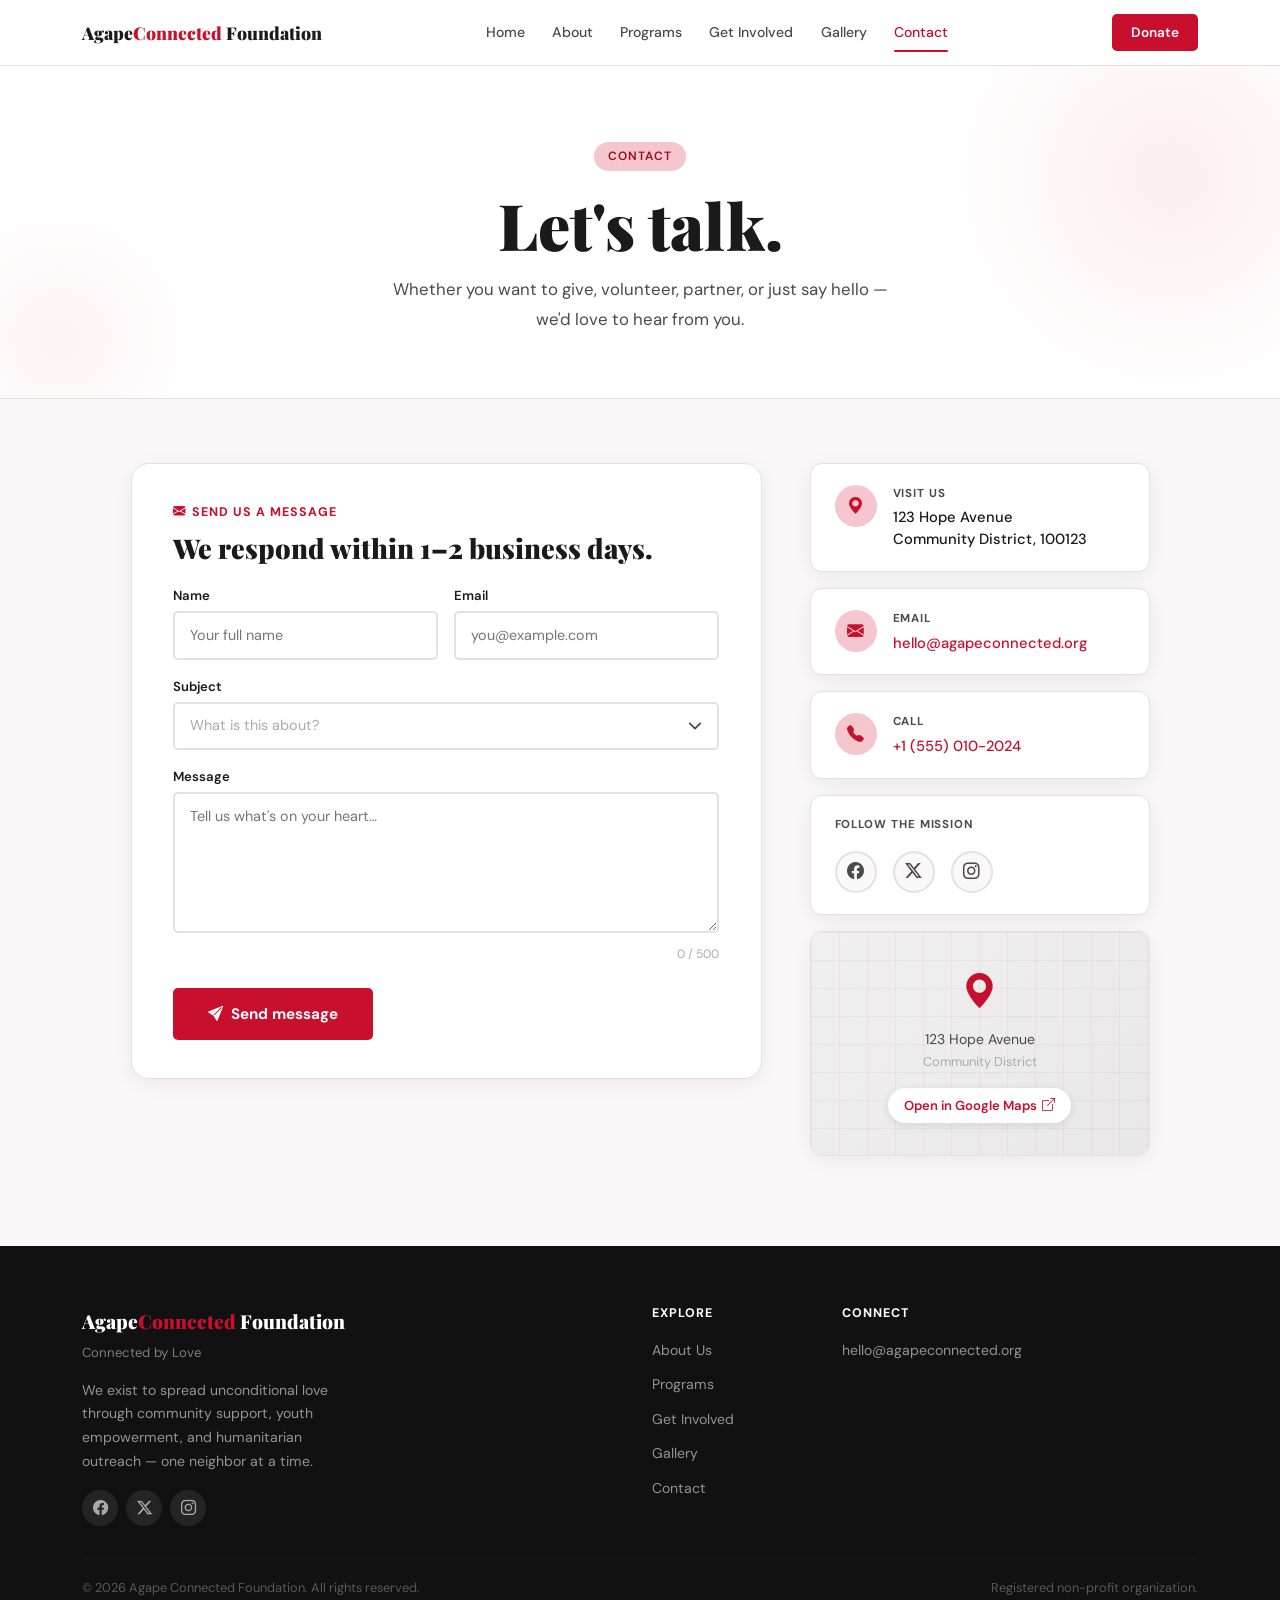
<file: contact.html>
<!DOCTYPE html>
<html lang="en">
<head>
  <meta charset="UTF-8" />
  <meta name="viewport" content="width=device-width, initial-scale=1.0" />
  <title>Contact — Agape Connected Foundation</title>
  <meta name="description" content="Reach out. Visit us. Or send a note — we read every message." />

  <!-- Bootstrap 5 -->
  <link href="https://cdn.jsdelivr.net/npm/bootstrap@5.3.3/dist/css/bootstrap.min.css" rel="stylesheet" />
  <!-- Bootstrap Icons -->
  <link href="https://cdn.jsdelivr.net/npm/bootstrap-icons@1.11.3/font/bootstrap-icons.min.css" rel="stylesheet" />
  <!-- Google Fonts -->
  <link href="https://fonts.googleapis.com/css2?family=Playfair+Display:ital,wght@0,700;0,900;1,700&family=DM+Sans:wght@300;400;500;600&display=swap" rel="stylesheet" />
  <!-- Custom CSS -->
  <link rel="stylesheet" href="css/contact.css" />
</head>
<body>

  <!-- ══════════════ NAVBAR ══════════════ -->
  <nav class="navbar navbar-expand-lg" id="mainNav">
    <div class="container">
      <a class="navbar-brand" href="#">Agape<span>Connected</span> Foundation</a>
      <button class="navbar-toggler border-0" type="button"
        data-bs-toggle="collapse" data-bs-target="#navMain"
        aria-controls="navMain" aria-expanded="false" aria-label="Toggle navigation">
        <span class="navbar-toggler-icon"></span>
      </button>
      <div class="collapse navbar-collapse" id="navMain">
        <ul class="navbar-nav mx-auto">
          <li class="nav-item"><a class="nav-link" href="index.html#">Home</a></li>
          <li class="nav-item"><a class="nav-link" href="index.html#who">About</a></li>
          <li class="nav-item"><a class="nav-link" href="index.html#programs">Programs</a></li>
          <li class="nav-item"><a class="nav-link" href="get_involved.html">Get Involved</a></li>
          <li class="nav-item"><a class="nav-link" href="index.html#gallery">Gallery</a></li>
          <li class="nav-item"><a class="nav-link active" href="contact.html">Contact</a></li>
        </ul>
        <a href="#" class="nav-link btn-donate-nav ms-lg-3">Donate</a>
      </div>
    </div>
  </nav>

  <!-- ══════════════ PAGE HERO ══════════════ -->
  <section class="page-hero">
    <div class="container">
      <div class="row justify-content-center text-center">
        <div class="col-lg-6">
          <div class="page-eyebrow fade-up">Contact</div>
          <h1 class="fade-up delay-1">Let's talk.</h1>
          <p class="page-sub fade-up delay-2">
            Whether you want to give, volunteer, partner, or just say hello —<br class="d-none d-md-block" />
            we'd love to hear from you.
          </p>
        </div>
      </div>
    </div>
  </section>

  <!-- ══════════════ MAIN CONTENT ══════════════ -->
  <section class="main-content">
    <div class="container">
      <div class="row g-5 justify-content-center">

        <!-- ── LEFT: CONTACT FORM ── -->
        <div class="col-lg-7">
          <div class="form-card fade-up">
            <div class="card-eyebrow"><i class="bi bi-envelope-fill"></i> Send us a message</div>
            <h2>We respond within 1–2 business days.</h2>

            <form id="contactForm" novalidate>
              <div class="row g-3 mt-1">

                <!-- Name -->
                <div class="col-sm-6">
                  <label class="form-label-custom" for="cName">Name</label>
                  <input
                    type="text"
                    id="cName"
                    class="form-input-custom"
                    placeholder="Your full name"
                    required
                  />
                  <div class="field-error" id="cNameErr">Please enter your name.</div>
                </div>

                <!-- Email -->
                <div class="col-sm-6">
                  <label class="form-label-custom" for="cEmail">Email</label>
                  <input
                    type="email"
                    id="cEmail"
                    class="form-input-custom"
                    placeholder="you@example.com"
                    required
                  />
                  <div class="field-error" id="cEmailErr">Please enter a valid email.</div>
                </div>

                <!-- Subject -->
                <div class="col-12">
                  <label class="form-label-custom" for="cSubject">Subject</label>
                  <select id="cSubject" class="form-input-custom form-select-custom">
                    <option value="" disabled selected>What is this about?</option>
                    <option>General Enquiry</option>
                    <option>Volunteering</option>
                    <option>Donations</option>
                    <option>Partnership / Organisation</option>
                    <option>Media & Press</option>
                    <option>Other</option>
                  </select>
                </div>

                <!-- Message -->
                <div class="col-12">
                  <label class="form-label-custom" for="cMessage">Message</label>
                  <textarea
                    id="cMessage"
                    class="form-input-custom form-textarea"
                    placeholder="Tell us what's on your heart…"
                    rows="5"
                    required
                  ></textarea>
                  <div class="field-error" id="cMessageErr">Please enter a message.</div>
                  <div class="char-count"><span id="charCount">0</span> / 500</div>
                </div>

              </div>

              <button type="submit" class="btn-submit mt-4" id="contactBtn">
                <span class="btn-text"><i class="bi bi-send-fill me-2"></i>Send message</span>
                <span class="btn-spinner d-none"><i class="bi bi-arrow-clockwise spin"></i> Sending…</span>
              </button>
            </form>

            <!-- Success state -->
            <div class="success-message d-none" id="contactSuccess">
              <div class="success-icon"><i class="bi bi-check-circle-fill"></i></div>
              <div>
                <strong>Message received!</strong>
                <p>Thanks for reaching out. We'll be in touch within 1–2 business days.</p>
              </div>
            </div>
          </div>
        </div>

        <!-- ── RIGHT: CONTACT INFO ── -->
        <div class="col-lg-4 col-md-10">

          <!-- Visit -->
          <div class="info-card fade-up delay-1">
            <div class="info-icon-wrap">
              <i class="bi bi-geo-alt-fill"></i>
            </div>
            <div class="info-body">
              <div class="info-label">Visit us</div>
              <div class="info-value">123 Hope Avenue</div>
              <div class="info-value">Community District, 100123</div>
            </div>
          </div>

          <!-- Email -->
          <div class="info-card fade-up delay-2">
            <div class="info-icon-wrap">
              <i class="bi bi-envelope-fill"></i>
            </div>
            <div class="info-body">
              <div class="info-label">Email</div>
              <a href="mailto:hello@agapeconnected.org" class="info-value info-link">
                hello@agapeconnected.org
              </a>
            </div>
          </div>

          <!-- Call -->
          <div class="info-card fade-up delay-3">
            <div class="info-icon-wrap">
              <i class="bi bi-telephone-fill"></i>
            </div>
            <div class="info-body">
              <div class="info-label">Call</div>
              <a href="tel:+15550102024" class="info-value info-link">
                +1 (555) 010-2024
              </a>
            </div>
          </div>

          <!-- Social -->
          <div class="social-card fade-up delay-3">
            <div class="social-label">Follow the mission</div>
            <div class="d-flex gap-3 mt-3">
              <a href="#" class="social-btn" aria-label="Facebook">
                <i class="bi bi-facebook"></i>
              </a>
              <a href="#" class="social-btn" aria-label="Twitter / X">
                <i class="bi bi-twitter-x"></i>
              </a>
              <a href="#" class="social-btn" aria-label="Instagram">
                <i class="bi bi-instagram"></i>
              </a>
            </div>
          </div>

          <!-- Map placeholder -->
          <div class="map-card fade-up delay-3">
            <div class="map-placeholder" id="mapPlaceholder">
              <div class="map-pin-anim">
                <i class="bi bi-geo-alt-fill"></i>
              </div>
              <p>123 Hope Avenue<br /><span>Community District</span></p>
              <a href="https://maps.google.com" target="_blank" rel="noopener" class="map-link">
                Open in Google Maps <i class="bi bi-box-arrow-up-right"></i>
              </a>
            </div>
          </div>

        </div>
      </div>
    </div>
  </section>

  <!-- ══════════════ FOOTER ══════════════ -->
  <footer>
    <div class="container">
      <div class="row g-4">
        <div class="col-lg-4 col-md-6">
          <div class="brand">Agape<span>Connected</span> Foundation</div>
          <div class="tagline">Connected by Love</div>
          <p class="desc">
            We exist to spread unconditional love through community support, youth empowerment,
            and humanitarian outreach — one neighbor at a time.
          </p>
          <div class="d-flex gap-2 mt-3">
            <a href="#" class="social-icon"><i class="bi bi-facebook"></i></a>
            <a href="#" class="social-icon"><i class="bi bi-twitter-x"></i></a>
            <a href="#" class="social-icon"><i class="bi bi-instagram"></i></a>
          </div>
        </div>
        <div class="col-lg-2 col-md-3 offset-lg-2">
          <h6>Explore</h6>
          <ul>
            <li><a href="#">About Us</a></li>
            <li><a href="#">Programs</a></li>
            <li><a href="#">Get Involved</a></li>
            <li><a href="#">Gallery</a></li>
            <li><a href="#">Contact</a></li>
          </ul>
        </div>
        <div class="col-lg-3 col-md-3">
          <h6>Connect</h6>
          <ul>
            <li><a href="mailto:hello@agapeconnected.org">hello@agapeconnected.org</a></li>
          </ul>
        </div>
      </div>
      <hr class="footer-divider" />
      <div class="footer-bottom d-flex flex-wrap justify-content-between gap-2">
        <span>© 2026 Agape Connected Foundation. All rights reserved.</span>
        <span>Registered non-profit organization.</span>
      </div>
    </div>
  </footer>

  <!-- Bootstrap JS -->
  <script src="https://cdn.jsdelivr.net/npm/bootstrap@5.3.3/dist/js/bootstrap.bundle.min.js"></script>
  <!-- Custom JS -->
  <script src="js/contact.js"></script>
</body>
</html>
</file>
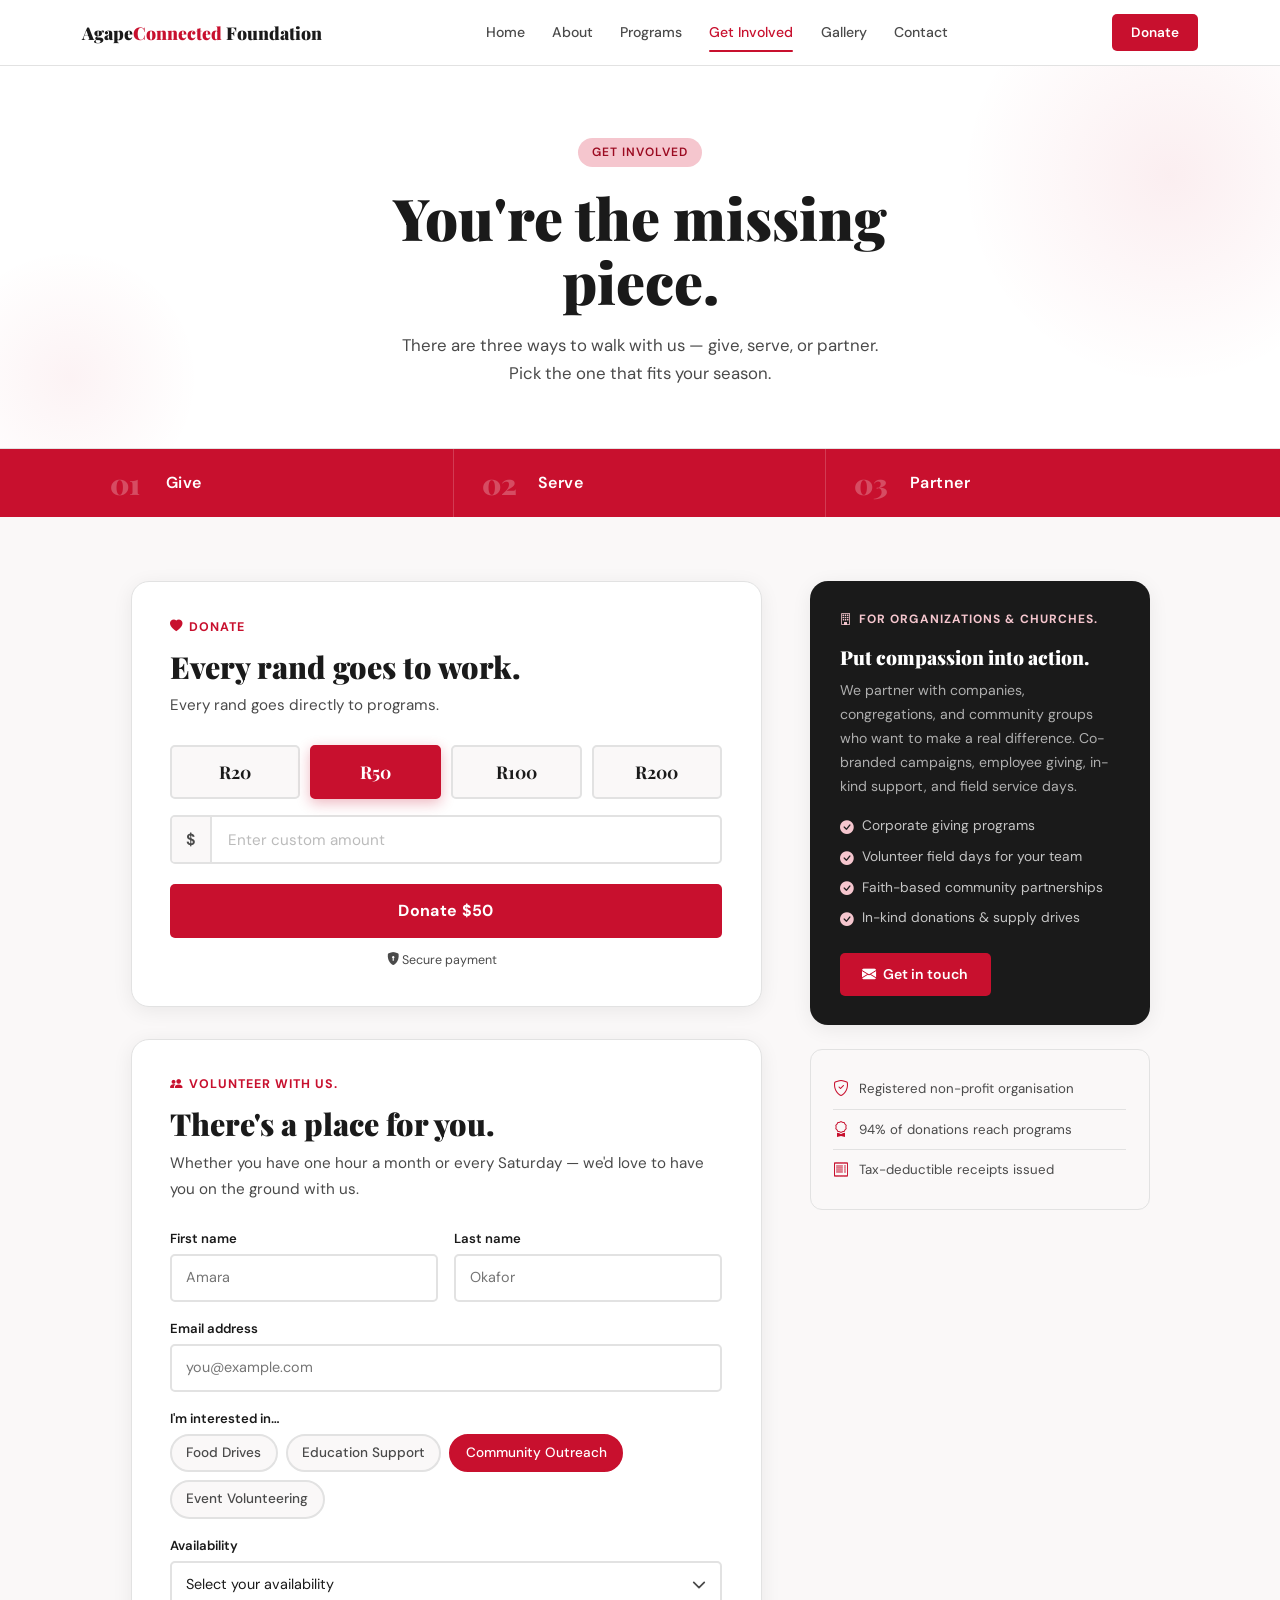
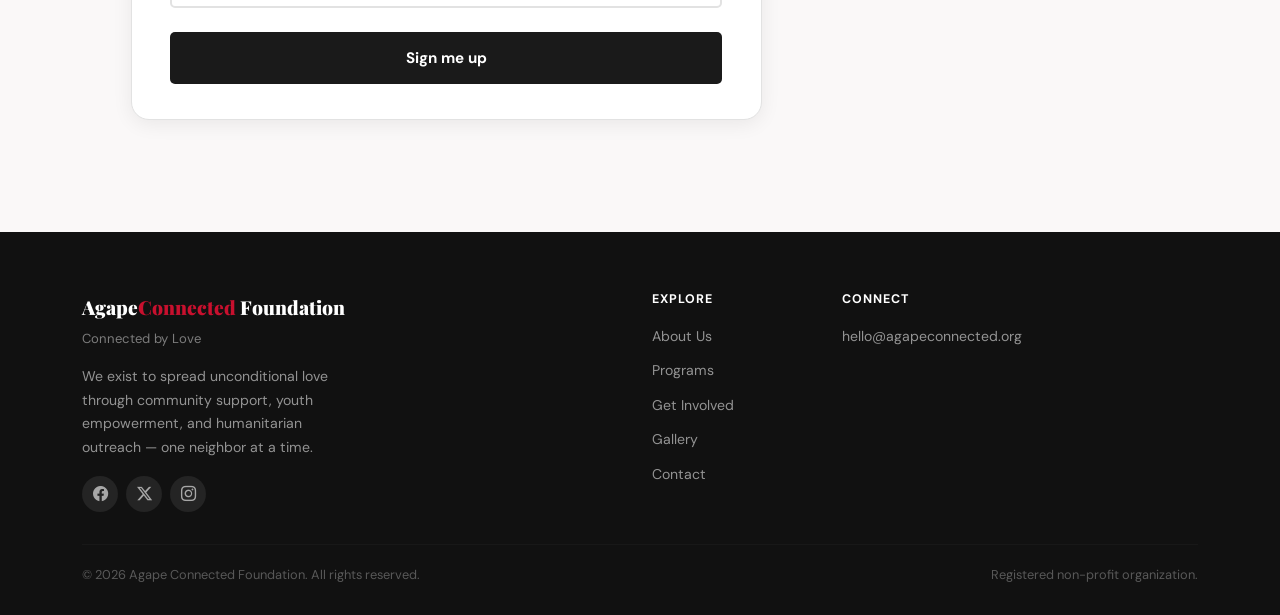
<file: get_involved.html>
<!DOCTYPE html>
<html lang="en">
<head>
  <meta charset="UTF-8" />
  <meta name="viewport" content="width=device-width, initial-scale=1.0" />
  <title>Get Involved — Agape Connected Foundation</title>
  <meta name="description" content="Volunteer, donate, or partner with us. Every act of love multiplies." />

  <!-- Bootstrap 5 -->
  <link href="https://cdn.jsdelivr.net/npm/bootstrap@5.3.3/dist/css/bootstrap.min.css" rel="stylesheet" />
  <!-- Bootstrap Icons -->
  <link href="https://cdn.jsdelivr.net/npm/bootstrap-icons@1.11.3/font/bootstrap-icons.min.css" rel="stylesheet" />
  <!-- Google Fonts -->
  <link href="https://fonts.googleapis.com/css2?family=Playfair+Display:ital,wght@0,700;0,900;1,700&family=DM+Sans:wght@300;400;500;600&display=swap" rel="stylesheet" />
  <!-- Custom CSS -->
  <link rel="stylesheet" href="css/get_involved.css" />
</head>
<body>

  <!-- ══════════════ NAVBAR ══════════════ -->
  <nav class="navbar navbar-expand-lg" id="mainNav">
    <div class="container">
      <a class="navbar-brand" href="index.html">Agape<span>Connected</span> Foundation</a>
      <button class="navbar-toggler border-0" type="button"
        data-bs-toggle="collapse" data-bs-target="#navMain"
        aria-controls="navMain" aria-expanded="false" aria-label="Toggle navigation">
        <span class="navbar-toggler-icon"></span>
      </button>
      <div class="collapse navbar-collapse" id="navMain">
        <ul class="navbar-nav mx-auto">
          <li class="nav-item"><a class="nav-link" href="index.html#">Home</a></li>
          <li class="nav-item"><a class="nav-link" href="index.html#who">About</a></li>
          <li class="nav-item"><a class="nav-link" href="index.html#programs">Programs</a></li>
          <li class="nav-item"><a class="nav-link active" href="get_involved.html">Get Involved</a></li>
          <li class="nav-item"><a class="nav-link" href="index.html#gallery">Gallery</a></li>
          <li class="nav-item"><a class="nav-link" href="contact.html">Contact</a></li>
        </ul>
        <a href="#donate" class="nav-link btn-donate-nav ms-lg-3">Donate</a>
      </div>
    </div>
  </nav>

  <!-- ══════════════ PAGE HERO ══════════════ -->
  <section class="page-hero">
    <div class="container">
      <div class="row justify-content-center text-center">
        <div class="col-lg-7">
          <div class="page-eyebrow fade-up">Get involved</div>
          <h1 class="fade-up delay-1">You're the missing piece.</h1>
          <p class="page-sub fade-up delay-2">
            There are three ways to walk with us — give, serve, or partner.<br class="d-none d-md-block" />
            Pick the one that fits your season.
          </p>
        </div>
      </div>
    </div>
  </section>

  <!-- ══════════════ THREE WAYS ROW ══════════════ -->
  <section class="ways-row">
    <div class="container">
      <div class="row g-0 justify-content-center">
        <div class="col-md-4 way-item fade-up">
          <div class="way-number">01</div>
          <div class="way-label">Give</div>
        </div>
        <div class="col-md-4 way-item fade-up delay-1">
          <div class="way-number">02</div>
          <div class="way-label">Serve</div>
        </div>
        <div class="col-md-4 way-item fade-up delay-2">
          <div class="way-number">03</div>
          <div class="way-label">Partner</div>
        </div>
      </div>
    </div>
  </section>

  <!-- ══════════════ MAIN CONTENT ══════════════ -->
  <section class="main-content">
    <div class="container">
      <div class="row g-5 justify-content-center">

        <!-- ── LEFT COLUMN ── -->
        <div class="col-lg-7">

          <!-- DONATE CARD -->
          <div class="content-card fade-up" id="donate">
            <div class="card-eyebrow"><i class="bi bi-heart-fill"></i> Donate</div>
            <h2>Every rand goes to work.</h2>
            <p class="card-sub">
              Every rand goes directly to programs.
            </p>

            <!-- Amount selector -->
            <div class="amount-grid" id="amountGrid">
              <button class="amount-btn" data-amount="25">R20</button>
              <button class="amount-btn active" data-amount="50">R50</button>
              <button class="amount-btn" data-amount="100">R100</button>
              <button class="amount-btn" data-amount="250">R200</button>
            </div>

            <!-- Custom amount -->
            <div class="custom-amount-wrap">
              <span class="currency-symbol">$</span>
              <input
                type="number"
                id="customAmount"
                class="custom-amount-input"
                placeholder="Enter custom amount"
                min="1"
              />
            </div>

            <!-- Frequency toggle -->
            <!-- <div class="freq-toggle" id="freqToggle">
              <button class="freq-btn active" data-freq="once">Give Once</button>
              <button class="freq-btn" data-freq="monthly">Give Monthly</button>
            </div> -->

            <button class="btn-donate-main" id="donateBtn">
              Donate <span id="donateBtnAmount">R50</span>
            </button>

            <p class="secure-note">
              <i class="bi bi-shield-lock-fill"></i> Secure payment &nbsp;&nbsp;
              <!-- <i class="bi bi-award-fill"></i> Tax-deductible receipt emailed automatically -->
            </p>
          </div>

          <!-- VOLUNTEER CARD -->
          <div class="content-card fade-up" id="volunteer">
            <div class="card-eyebrow"><i class="bi bi-people-fill"></i> Volunteer with us.</div>
            <h2>There's a place for you.</h2>
            <p class="card-sub">
              Whether you have one hour a month or every Saturday — we'd love to have you on the ground with us.
            </p>

            <form id="volunteerForm" novalidate>
              <div class="row g-3">
                <div class="col-sm-6">
                  <label class="form-label-custom" for="vFirstName">First name</label>
                  <input type="text" id="vFirstName" class="form-input-custom" placeholder="Amara" required />
                  <div class="field-error" id="vFirstNameErr">Please enter your first name.</div>
                </div>
                <div class="col-sm-6">
                  <label class="form-label-custom" for="vLastName">Last name</label>
                  <input type="text" id="vLastName" class="form-input-custom" placeholder="Okafor" required />
                  <div class="field-error" id="vLastNameErr">Please enter your last name.</div>
                </div>
                <div class="col-12">
                  <label class="form-label-custom" for="vEmail">Email address</label>
                  <input type="email" id="vEmail" class="form-input-custom" placeholder="you@example.com" required />
                  <div class="field-error" id="vEmailErr">Please enter a valid email address.</div>
                </div>
                <div class="col-12">
                  <label class="form-label-custom">I'm interested in…</label>
                  <div class="interest-grid" id="interestGrid">
                    <label class="interest-chip">
                      <input type="checkbox" value="Food Drives" /> Food Drives
                    </label>
                    <label class="interest-chip">
                      <input type="checkbox" value="Education Support" /> Education Support
                    </label>
                    <label class="interest-chip">
                      <input type="checkbox" value="Community Outreach" checked /> Community Outreach
                    </label>
                    <label class="interest-chip">
                      <input type="checkbox" value="Event Volunteering" /> Event Volunteering
                    </label>
                  </div>
                  <div class="field-error" id="vInterestErr">Please select at least one area.</div>
                </div>
                <div class="col-12">
                  <label class="form-label-custom" for="vAvailability">Availability</label>
                  <select id="vAvailability" class="form-input-custom form-select-custom">
                    <option value="" disabled selected>Select your availability</option>
                    <option>Once a month</option>
                    <option>Twice a month</option>
                    <option>Every Saturday</option>
                    <option>Weekdays only</option>
                    <option>Flexible</option>
                  </select>
                </div>
              </div>

              <button type="submit" class="btn-submit mt-4" id="volunteerBtn">
                <span class="btn-text">Sign me up</span>
                <span class="btn-spinner d-none"><i class="bi bi-arrow-clockwise spin"></i></span>
              </button>
            </form>

            <!-- Success message -->
            <div class="success-message d-none" id="volunteerSuccess">
              <i class="bi bi-check-circle-fill"></i>
              <strong>You're in!</strong> We'll be in touch soon with next steps.
            </div>
          </div>

        </div>

        <!-- ── RIGHT COLUMN ── -->
        <div class="col-lg-4 col-md-10">

          <!-- IMPACT SIDEBAR -->
          <!-- <div class="sidebar-card impact-card fade-up delay-1">
            <div class="sidebar-eyebrow">Your impact</div>
            <div class="impact-row">
              <div class="impact-amount">R25</div>
              <div class="impact-desc">Buys loaf of Bread</div>
            </div>
            <div class="impact-divider"></div>
            <div class="impact-row">
              <div class="impact-amount">R50</div>
              <div class="impact-desc">provides school supplies for one child</div>
            </div>
            <div class="impact-divider"></div>
            <div class="impact-row">
              <div class="impact-amount">R100</div>
              <div class="impact-desc">covers emergency shelter for a night</div>
            </div>
            <div class="impact-divider"></div>
            <div class="impact-row">
              <div class="impact-amount">R200</div>
              <div class="impact-desc"></div>
            </div>
          </div> -->

          <!-- PARTNER CARD -->
          <div class="sidebar-card partner-card fade-up delay-2" id="partner">
            <div class="sidebar-eyebrow"><i class="bi bi-building"></i> For organizations &amp; churches.</div>
            <h3>Put compassion into action.</h3>
            <p>
              We partner with companies, congregations, and community groups who want to make a real difference. Co-branded campaigns, employee giving, in-kind support, and field service days.
            </p>
            <ul class="partner-list">
              <li><i class="bi bi-check-circle-fill"></i> Corporate giving programs</li>
              <li><i class="bi bi-check-circle-fill"></i> Volunteer field days for your team</li>
              <li><i class="bi bi-check-circle-fill"></i> Faith-based community partnerships</li>
              <li><i class="bi bi-check-circle-fill"></i> In-kind donations &amp; supply drives</li>
            </ul>
            <a href="mailto:hello@agapeconnected.org" class="btn-partner">
              <i class="bi bi-envelope-fill"></i> Get in touch
            </a>
          </div>

          <!-- TRUST BADGES -->
          <div class="trust-card fade-up delay-3">
            <div class="trust-row">
              <i class="bi bi-shield-check"></i>
              <span>Registered non-profit organisation</span>
            </div>
            <div class="trust-row">
              <i class="bi bi-award"></i>
              <span>94% of donations reach programs</span>
            </div>
            <div class="trust-row">
              <i class="bi bi-receipt"></i>
              <span>Tax-deductible receipts issued</span>
            </div>
          </div>

        </div>
      </div>
    </div>
  </section>

  <!-- ══════════════ FOOTER ══════════════ -->
  <footer id="footer">
    <div class="container">
      <div class="row g-4">
        <div class="col-lg-4 col-md-6">
          <div class="brand">Agape<span>Connected</span> Foundation</div>
          <div class="tagline">Connected by Love</div>
          <p class="desc">
            We exist to spread unconditional love through community support, youth empowerment, and humanitarian outreach — one neighbor at a time.
          </p>
          <div class="d-flex gap-2 mt-3">
            <a href="#" class="social-icon"><i class="bi bi-facebook"></i></a>
            <a href="#" class="social-icon"><i class="bi bi-twitter-x"></i></a>
            <a href="#" class="social-icon"><i class="bi bi-instagram"></i></a>
          </div>
        </div>
        <div class="col-lg-2 col-md-3 offset-lg-2">
          <h6>Explore</h6>
          <ul>
            <li><a href="#">About Us</a></li>
            <li><a href="#">Programs</a></li>
            <li><a href="#">Get Involved</a></li>
            <li><a href="#">Gallery</a></li>
            <li><a href="#">Contact</a></li>
          </ul>
        </div>
        <div class="col-lg-3 col-md-3">
          <h6>Connect</h6>
          <ul>
            <li><a href="mailto:hello@agapeconnected.org">hello@agapeconnected.org</a></li>
          </ul>
        </div>
      </div>
      <hr class="footer-divider" />
      <div class="footer-bottom d-flex flex-wrap justify-content-between gap-2">
        <span>© 2026 Agape Connected Foundation. All rights reserved.</span>
        <span>Registered non-profit organization.</span>
      </div>
    </div>
  </footer>

  <!-- Bootstrap JS -->
  <script src="https://cdn.jsdelivr.net/npm/bootstrap@5.3.3/dist/js/bootstrap.bundle.min.js"></script>
  <!-- Custom JS -->
  <script src="js/get_involved.js"></script>
</body>
</html>
</file>
<file: css/contact.css>
/* ══════════════════════════════════════════
   AGAPE — CONTACT — style.css
   ══════════════════════════════════════════ */

/* ── CSS Variables ── */
:root {
  --red:        #C8102E;
  --red-dk:     #9b0b21;
  --red-lt:     #f5c6ce;
  --white:      #ffffff;
  --off:        #faf8f8;
  --dark:       #1a1a1a;
  --mid:        #4a4a4a;
  --light:      #f0f0f0;
  --border:     #e2e2e2;
  --green:      #1e7e34;
  --green-lt:   #d4edda;
  --radius-sm:  5px;
  --radius-md:  12px;
  --radius-lg:  18px;
  --shadow-sm:  0 4px 20px rgba(0,0,0,0.07);
  --shadow-md:  0 10px 40px rgba(0,0,0,0.11);
  --transition: 0.22s ease;
}

/* ── Base ── */
*, *::before, *::after { box-sizing: border-box; }
html { scroll-behavior: smooth; }

body {
  font-family: 'DM Sans', sans-serif;
  color: var(--dark);
  background: var(--off);
  overflow-x: hidden;
  line-height: 1.6;
}

h1, h2, h3 { font-family: 'Playfair Display', serif; }
a { text-decoration: none; }

/* ══════════════════════════════════════════
   NAVBAR
   ══════════════════════════════════════════ */
.navbar {
  background: var(--white);
  border-bottom: 1px solid var(--border);
  padding: 0.9rem 0;
  position: sticky;
  top: 0;
  z-index: 1000;
  transition: box-shadow var(--transition);
}

.navbar.scrolled {
  box-shadow: 0 2px 20px rgba(0,0,0,0.08);
}

.navbar-brand {
  font-family: 'Playfair Display', serif;
  font-weight: 900;
  font-size: 1.1rem;
  color: var(--dark) !important;
  line-height: 1.2;
}

.navbar-brand span { color: var(--red); }

.nav-link {
  font-size: 0.88rem;
  font-weight: 500;
  color: var(--mid) !important;
  padding: 0.4rem 0.85rem !important;
  transition: color var(--transition);
  position: relative;
}

.nav-link::after {
  content: '';
  position: absolute;
  bottom: -2px;
  left: 0.85rem;
  right: 0.85rem;
  height: 2px;
  background: var(--red);
  transform: scaleX(0);
  transition: transform var(--transition);
  border-radius: 2px;
}

.nav-link:hover,
.nav-link.active { color: var(--red) !important; }

.nav-link:hover::after,
.nav-link.active::after { transform: scaleX(1); }

.btn-donate-nav {
  background: var(--red) !important;
  color: var(--white) !important;
  border-radius: var(--radius-sm) !important;
  font-size: 0.85rem !important;
  font-weight: 600 !important;
  padding: 0.45rem 1.2rem !important;
  transition: background var(--transition), transform var(--transition) !important;
}

.btn-donate-nav::after { display: none !important; }
.btn-donate-nav:hover  { background: var(--red-dk) !important; transform: translateY(-1px); }

.navbar-toggler-icon {
  background-image: url("data:image/svg+xml,%3csvg xmlns='http://www.w3.org/2000/svg' viewBox='0 0 30 30'%3e%3cpath stroke='%231a1a1a' stroke-linecap='round' stroke-miterlimit='10' stroke-width='2' d='M4 7h22M4 15h22M4 23h22'/%3e%3c/svg%3e");
}

/* ══════════════════════════════════════════
   PAGE HERO
   ══════════════════════════════════════════ */
.page-hero {
  background: var(--white);
  padding: 76px 0 64px;
  position: relative;
  overflow: hidden;
  border-bottom: 1px solid var(--border);
}

.page-hero::before {
  content: '';
  position: absolute;
  top: -120px; right: -120px;
  width: 460px; height: 460px;
  border-radius: 50%;
  background: radial-gradient(circle, rgba(200,16,46,0.07) 0%, transparent 70%);
  pointer-events: none;
}

.page-hero::after {
  content: '';
  position: absolute;
  bottom: -80px; left: -80px;
  width: 280px; height: 280px;
  border-radius: 50%;
  background: radial-gradient(circle, rgba(200,16,46,0.05) 0%, transparent 70%);
  pointer-events: none;
}

.page-eyebrow {
  display: inline-flex;
  align-items: center;
  gap: 6px;
  background: var(--red-lt);
  color: var(--red-dk);
  font-size: 0.75rem;
  font-weight: 600;
  letter-spacing: 0.08em;
  text-transform: uppercase;
  padding: 5px 14px;
  border-radius: 50px;
  margin-bottom: 1.2rem;
}

.page-hero h1 {
  font-size: clamp(2.6rem, 5vw, 4rem);
  font-weight: 900;
  line-height: 1.08;
  color: var(--dark);
  margin-bottom: 1rem;
}

.page-sub {
  font-size: 1.05rem;
  color: var(--mid);
  line-height: 1.75;
  margin: 0;
}

/* ══════════════════════════════════════════
   MAIN CONTENT
   ══════════════════════════════════════════ */
.main-content {
  padding: 64px 0 90px;
}

/* ══════════════════════════════════════════
   FORM CARD
   ══════════════════════════════════════════ */
.form-card {
  background: var(--white);
  border-radius: var(--radius-lg);
  padding: 2.4rem 2.6rem;
  box-shadow: var(--shadow-sm);
  border: 1px solid var(--border);
}

.card-eyebrow {
  font-size: 0.78rem;
  font-weight: 700;
  letter-spacing: 0.08em;
  text-transform: uppercase;
  color: var(--red);
  margin-bottom: 0.6rem;
  display: flex;
  align-items: center;
  gap: 6px;
}

.form-card h2 {
  font-size: clamp(1.3rem, 2.2vw, 1.7rem);
  font-weight: 900;
  color: var(--dark);
  line-height: 1.2;
  margin-bottom: 0;
}

/* ── Form Inputs ── */
.form-label-custom {
  font-size: 0.82rem;
  font-weight: 600;
  color: var(--dark);
  margin-bottom: 5px;
  display: block;
}

.form-input-custom {
  width: 100%;
  padding: 0.68rem 0.95rem;
  border: 2px solid var(--border);
  border-radius: var(--radius-sm);
  font-size: 0.9rem;
  font-family: 'DM Sans', sans-serif;
  color: var(--dark);
  background: var(--white);
  outline: none;
  transition: border-color var(--transition), box-shadow var(--transition);
  appearance: none;
}

.form-input-custom:focus {
  border-color: var(--red);
  box-shadow: 0 0 0 3px rgba(200,16,46,0.1);
}

.form-input-custom.is-invalid {
  border-color: var(--red);
  background: #fff8f8;
}

.form-select-custom {
  background-image: url("data:image/svg+xml,%3csvg xmlns='http://www.w3.org/2000/svg' viewBox='0 0 16 16'%3e%3cpath fill='none' stroke='%234a4a4a' stroke-linecap='round' stroke-linejoin='round' stroke-width='2' d='M2 5l6 6 6-6'/%3e%3c/svg%3e");
  background-repeat: no-repeat;
  background-position: right 0.95rem center;
  background-size: 14px;
  padding-right: 2.6rem;
  cursor: pointer;
}

.form-textarea {
  resize: vertical;
  min-height: 140px;
}

.field-error {
  font-size: 0.78rem;
  color: var(--red);
  margin-top: 4px;
  display: none;
}

.field-error.show { display: block; }

/* ── Char count ── */
.char-count {
  font-size: 0.76rem;
  color: #aaa;
  text-align: right;
  margin-top: 4px;
}

.char-count.warn { color: var(--red); font-weight: 600; }

/* ── Submit Button ── */
.btn-submit {
  padding: 0.85rem 2.2rem;
  background: var(--red);
  color: var(--white);
  border: none;
  border-radius: var(--radius-sm);
  font-size: 0.95rem;
  font-weight: 700;
  font-family: 'DM Sans', sans-serif;
  cursor: pointer;
  transition: background var(--transition), transform var(--transition), box-shadow var(--transition);
  display: inline-flex;
  align-items: center;
  justify-content: center;
  gap: 8px;
}

.btn-submit:hover {
  background: var(--red-dk);
  transform: translateY(-2px);
  box-shadow: 0 6px 20px rgba(200,16,46,0.3);
}

.btn-submit:disabled {
  opacity: 0.7;
  cursor: not-allowed;
  transform: none;
  box-shadow: none;
}

@keyframes spin { to { transform: rotate(360deg); } }
.spin { display: inline-block; animation: spin 0.75s linear infinite; }

/* ── Success State ── */
.success-message {
  margin-top: 1.4rem;
  padding: 1.2rem 1.4rem;
  background: var(--green-lt);
  border: 1px solid #a8d5b5;
  border-radius: var(--radius-md);
  color: var(--green);
  display: flex;
  align-items: flex-start;
  gap: 14px;
}

.success-icon {
  font-size: 1.6rem;
  line-height: 1;
  flex-shrink: 0;
  margin-top: 2px;
}

.success-message strong {
  display: block;
  font-size: 1rem;
  margin-bottom: 3px;
}

.success-message p {
  font-size: 0.88rem;
  margin: 0;
  color: #2d6a3f;
}

/* ══════════════════════════════════════════
   INFO CARDS (right column)
   ══════════════════════════════════════════ */
.info-card {
  display: flex;
  align-items: flex-start;
  gap: 16px;
  background: var(--white);
  border-radius: var(--radius-md);
  padding: 1.3rem 1.5rem;
  margin-bottom: 1rem;
  box-shadow: var(--shadow-sm);
  border: 1px solid var(--border);
  transition: box-shadow var(--transition), transform var(--transition);
}

.info-card:hover {
  box-shadow: var(--shadow-md);
  transform: translateY(-2px);
}

.info-icon-wrap {
  width: 42px;
  height: 42px;
  border-radius: 50%;
  background: var(--red-lt);
  display: flex;
  align-items: center;
  justify-content: center;
  flex-shrink: 0;
  font-size: 1.05rem;
  color: var(--red);
}

.info-body { flex: 1; }

.info-label {
  font-size: 0.72rem;
  font-weight: 700;
  letter-spacing: 0.08em;
  text-transform: uppercase;
  color: var(--mid);
  margin-bottom: 3px;
}

.info-value {
  font-size: 0.92rem;
  color: var(--dark);
  font-weight: 500;
  line-height: 1.5;
  display: block;
}

.info-link {
  color: var(--red);
  transition: color var(--transition);
}

.info-link:hover { color: var(--red-dk); }

/* ══════════════════════════════════════════
   SOCIAL CARD
   ══════════════════════════════════════════ */
.social-card {
  background: var(--white);
  border-radius: var(--radius-md);
  padding: 1.3rem 1.5rem;
  margin-bottom: 1rem;
  box-shadow: var(--shadow-sm);
  border: 1px solid var(--border);
}

.social-label {
  font-size: 0.72rem;
  font-weight: 700;
  letter-spacing: 0.08em;
  text-transform: uppercase;
  color: var(--mid);
}

.social-btn {
  width: 42px;
  height: 42px;
  border-radius: 50%;
  background: var(--off);
  border: 2px solid var(--border);
  display: inline-flex;
  align-items: center;
  justify-content: center;
  color: var(--mid);
  font-size: 1.05rem;
  transition: background var(--transition), color var(--transition),
              border-color var(--transition), transform var(--transition);
}

.social-btn:hover {
  background: var(--red);
  color: var(--white);
  border-color: var(--red);
  transform: translateY(-3px);
}

/* ══════════════════════════════════════════
   MAP CARD
   ══════════════════════════════════════════ */
.map-card {
  border-radius: var(--radius-md);
  overflow: hidden;
  box-shadow: var(--shadow-sm);
  border: 1px solid var(--border);
}

.map-placeholder {
  background: linear-gradient(135deg, #f0f0f0 0%, #e8e8e8 100%);
  min-height: 180px;
  display: flex;
  flex-direction: column;
  align-items: center;
  justify-content: center;
  padding: 2rem;
  text-align: center;
  position: relative;
  overflow: hidden;
}

/* subtle grid lines */
.map-placeholder::before {
  content: '';
  position: absolute;
  inset: 0;
  background-image:
    linear-gradient(rgba(200,16,46,0.06) 1px, transparent 1px),
    linear-gradient(90deg, rgba(200,16,46,0.06) 1px, transparent 1px);
  background-size: 28px 28px;
}

.map-pin-anim {
  font-size: 2.2rem;
  color: var(--red);
  margin-bottom: 0.6rem;
  position: relative;
  z-index: 1;
  animation: pinBounce 2s ease-in-out infinite;
}

@keyframes pinBounce {
  0%, 100% { transform: translateY(0);    }
  50%       { transform: translateY(-8px); }
}

.map-placeholder p {
  font-size: 0.88rem;
  color: var(--mid);
  line-height: 1.5;
  margin-bottom: 1rem;
  position: relative;
  z-index: 1;
}

.map-placeholder p span {
  font-size: 0.8rem;
  color: #aaa;
}

.map-link {
  display: inline-flex;
  align-items: center;
  gap: 5px;
  font-size: 0.82rem;
  font-weight: 600;
  color: var(--red);
  background: var(--white);
  padding: 0.45rem 1rem;
  border-radius: 50px;
  box-shadow: 0 2px 8px rgba(0,0,0,0.1);
  transition: background var(--transition), color var(--transition),
              transform var(--transition), box-shadow var(--transition);
  position: relative;
  z-index: 1;
}

.map-link:hover {
  background: var(--red);
  color: var(--white);
  transform: translateY(-1px);
  box-shadow: 0 4px 14px rgba(200,16,46,0.3);
}

/* ══════════════════════════════════════════
   FOOTER
   ══════════════════════════════════════════ */
footer {
  background: #111;
  color: rgba(255,255,255,0.75);
  padding: 60px 0 30px;
}

footer .brand {
  font-family: 'Playfair Display', serif;
  font-size: 1.2rem;
  font-weight: 900;
  color: var(--white);
  margin-bottom: 0.3rem;
}

footer .brand span { color: var(--red); }

footer .tagline {
  font-size: 0.82rem;
  color: rgba(255,255,255,0.45);
  margin-bottom: 1rem;
}

footer p.desc {
  font-size: 0.88rem;
  line-height: 1.7;
  max-width: 280px;
  color: rgba(255,255,255,0.55);
}

footer h6 {
  color: var(--white);
  font-size: 0.78rem;
  font-weight: 700;
  letter-spacing: 0.08em;
  text-transform: uppercase;
  margin-bottom: 1rem;
}

footer ul { list-style: none; padding: 0; margin: 0; }
footer ul li { margin-bottom: 0.55rem; }

footer ul li a {
  color: rgba(255,255,255,0.55);
  font-size: 0.88rem;
  transition: color var(--transition);
}

footer ul li a:hover { color: var(--white); }

.footer-divider {
  border-color: rgba(255,255,255,0.1);
  margin: 2rem 0 1.2rem;
}

.footer-bottom {
  font-size: 0.8rem;
  color: rgba(255,255,255,0.3);
}

.social-icon {
  width: 36px; height: 36px;
  border-radius: 50%;
  background: rgba(255,255,255,0.08);
  display: inline-flex;
  align-items: center;
  justify-content: center;
  color: rgba(255,255,255,0.6);
  font-size: 0.95rem;
  transition: background var(--transition), color var(--transition), transform var(--transition);
}

.social-icon:hover {
  background: var(--red);
  color: var(--white);
  transform: translateY(-2px);
}

/* ══════════════════════════════════════════
   SCROLL ANIMATIONS
   ══════════════════════════════════════════ */
.fade-up {
  opacity: 0;
  transform: translateY(28px);
  transition: opacity 0.65s ease, transform 0.65s ease;
}

.fade-up.visible {
  opacity: 1;
  transform: translateY(0);
}

.delay-1 { transition-delay: 0.12s; }
.delay-2 { transition-delay: 0.24s; }
.delay-3 { transition-delay: 0.36s; }

/* ══════════════════════════════════════════
   RESPONSIVE
   ══════════════════════════════════════════ */
@media (max-width: 991px) {
  .page-hero    { padding: 52px 0 44px; }
  .main-content { padding: 44px 0 64px; }
  .form-card    { padding: 1.8rem 1.6rem; }
}

@media (max-width: 767px) {
  .page-hero h1 { font-size: 2.4rem; }
  .form-card    { padding: 1.4rem 1.2rem; }
}
</file>
<file: css/get_involved.css>
/* ══════════════════════════════════════════
   AGAPE — GET INVOLVED — style.css
   ══════════════════════════════════════════ */

/* ── CSS Variables ── */
:root {
  --red:        #C8102E;
  --red-dk:     #9b0b21;
  --red-lt:     #f5c6ce;
  --white:      #ffffff;
  --off:        #faf8f8;
  --dark:       #1a1a1a;
  --mid:        #4a4a4a;
  --light:      #f0f0f0;
  --border:     #e2e2e2;
  --green:      #1e7e34;
  --green-lt:   #d4edda;
  --radius-sm:  5px;
  --radius-md:  12px;
  --radius-lg:  18px;
  --shadow-sm:  0 4px 20px rgba(0,0,0,0.07);
  --shadow-md:  0 10px 40px rgba(0,0,0,0.11);
  --transition: 0.22s ease;
}

/* ── Base ── */
*, *::before, *::after { box-sizing: border-box; }
html { scroll-behavior: smooth; }

body {
  font-family: 'DM Sans', sans-serif;
  color: var(--dark);
  background: var(--off);
  overflow-x: hidden;
  line-height: 1.6;
}

h1, h2, h3 { font-family: 'Playfair Display', serif; }
a { text-decoration: none; }

/* ══════════════════════════════════════════
   NAVBAR
   ══════════════════════════════════════════ */
.navbar {
  background: var(--white);
  border-bottom: 1px solid var(--border);
  padding: 0.9rem 0;
  position: sticky;
  top: 0;
  z-index: 1000;
  transition: box-shadow var(--transition);
}

.navbar.scrolled {
  box-shadow: 0 2px 20px rgba(0,0,0,0.08);
}

.navbar-brand {
  font-family: 'Playfair Display', serif;
  font-weight: 900;
  font-size: 1.1rem;
  color: var(--dark) !important;
  line-height: 1.2;
}

.navbar-brand span { color: var(--red); }

.nav-link {
  font-size: 0.88rem;
  font-weight: 500;
  color: var(--mid) !important;
  padding: 0.4rem 0.85rem !important;
  transition: color var(--transition);
  position: relative;
}

.nav-link::after {
  content: '';
  position: absolute;
  bottom: -2px; left: 0.85rem; right: 0.85rem;
  height: 2px;
  background: var(--red);
  transform: scaleX(0);
  transition: transform var(--transition);
  border-radius: 2px;
}

.nav-link:hover,
.nav-link.active { color: var(--red) !important; }

.nav-link:hover::after,
.nav-link.active::after { transform: scaleX(1); }

.btn-donate-nav {
  background: var(--red) !important;
  color: var(--white) !important;
  border-radius: var(--radius-sm) !important;
  font-size: 0.85rem !important;
  font-weight: 600 !important;
  padding: 0.45rem 1.2rem !important;
  transition: background var(--transition), transform var(--transition) !important;
}

.btn-donate-nav::after { display: none !important; }
.btn-donate-nav:hover  { background: var(--red-dk) !important; transform: translateY(-1px); }

.navbar-toggler-icon {
  background-image: url("data:image/svg+xml,%3csvg xmlns='http://www.w3.org/2000/svg' viewBox='0 0 30 30'%3e%3cpath stroke='%231a1a1a' stroke-linecap='round' stroke-miterlimit='10' stroke-width='2' d='M4 7h22M4 15h22M4 23h22'/%3e%3c/svg%3e");
}

/* ══════════════════════════════════════════
   PAGE HERO
   ══════════════════════════════════════════ */
.page-hero {
  background: var(--white);
  padding: 72px 0 60px;
  position: relative;
  overflow: hidden;
  border-bottom: 1px solid var(--border);
}

.page-hero::before {
  content: '';
  position: absolute;
  top: -100px; right: -100px;
  width: 420px; height: 420px;
  border-radius: 50%;
  background: radial-gradient(circle, rgba(200,16,46,0.07) 0%, transparent 70%);
  pointer-events: none;
}

.page-hero::after {
  content: '';
  position: absolute;
  bottom: -60px; left: -60px;
  width: 260px; height: 260px;
  border-radius: 50%;
  background: radial-gradient(circle, rgba(200,16,46,0.05) 0%, transparent 70%);
  pointer-events: none;
}

.page-eyebrow {
  display: inline-flex;
  align-items: center;
  gap: 6px;
  background: var(--red-lt);
  color: var(--red-dk);
  font-size: 0.75rem;
  font-weight: 600;
  letter-spacing: 0.08em;
  text-transform: uppercase;
  padding: 5px 14px;
  border-radius: 50px;
  margin-bottom: 1.2rem;
}

.page-hero h1 {
  font-size: clamp(2.4rem, 5vw, 3.6rem);
  font-weight: 900;
  line-height: 1.1;
  color: var(--dark);
  margin-bottom: 1.1rem;
}

.page-sub {
  font-size: 1.05rem;
  color: var(--mid);
  line-height: 1.7;
  margin: 0;
}

/* ══════════════════════════════════════════
   THREE WAYS ROW
   ══════════════════════════════════════════ */
.ways-row {
  background: var(--red);
  padding: 0;
}

.way-item {
  padding: 20px 28px;
  display: flex;
  align-items: center;
  gap: 12px;
  border-right: 1px solid rgba(255,255,255,0.18);
  cursor: default;
  transition: background var(--transition);
}

.way-item:last-child { border-right: none; }
.way-item:hover      { background: rgba(0,0,0,0.12); }

.way-number {
  font-family: 'Playfair Display', serif;
  font-size: 1.8rem;
  font-weight: 900;
  color: rgba(255,255,255,0.25);
  line-height: 1;
  min-width: 44px;
}

.way-label {
  font-size: 1rem;
  font-weight: 600;
  color: var(--white);
  letter-spacing: 0.03em;
}

/* ══════════════════════════════════════════
   MAIN CONTENT
   ══════════════════════════════════════════ */
.main-content {
  padding: 64px 0 80px;
}

/* ── Content Cards (left column) ── */
.content-card {
  background: var(--white);
  border-radius: var(--radius-lg);
  padding: 2.2rem 2.4rem;
  margin-bottom: 2rem;
  box-shadow: var(--shadow-sm);
  border: 1px solid var(--border);
}

.card-eyebrow {
  font-size: 0.78rem;
  font-weight: 700;
  letter-spacing: 0.08em;
  text-transform: uppercase;
  color: var(--red);
  margin-bottom: 0.7rem;
  display: flex;
  align-items: center;
  gap: 6px;
}

.content-card h2 {
  font-size: clamp(1.5rem, 2.5vw, 1.9rem);
  font-weight: 900;
  color: var(--dark);
  margin-bottom: 0.5rem;
  line-height: 1.2;
}

.card-sub {
  font-size: 0.95rem;
  color: var(--mid);
  margin-bottom: 1.6rem;
  line-height: 1.7;
}

/* ── Amount Grid ── */
.amount-grid {
  display: grid;
  grid-template-columns: repeat(4, 1fr);
  gap: 10px;
  margin-bottom: 1rem;
}

.amount-btn {
  padding: 0.7rem 0;
  border: 2px solid var(--border);
  border-radius: var(--radius-sm);
  background: var(--off);
  color: var(--dark);
  font-family: 'Playfair Display', serif;
  font-size: 1.1rem;
  font-weight: 700;
  cursor: pointer;
  transition: all var(--transition);
}

.amount-btn:hover {
  border-color: var(--red);
  color: var(--red);
  background: var(--white);
}

.amount-btn.active {
  border-color: var(--red);
  background: var(--red);
  color: var(--white);
  box-shadow: 0 4px 14px rgba(200,16,46,0.3);
}

/* ── Custom Amount ── */
.custom-amount-wrap {
  display: flex;
  align-items: center;
  border: 2px solid var(--border);
  border-radius: var(--radius-sm);
  overflow: hidden;
  margin-bottom: 1.2rem;
  transition: border-color var(--transition);
  background: var(--white);
}

.custom-amount-wrap:focus-within {
  border-color: var(--red);
}

.currency-symbol {
  padding: 0 14px;
  font-size: 1rem;
  font-weight: 600;
  color: var(--mid);
  background: var(--off);
  border-right: 2px solid var(--border);
  align-self: stretch;
  display: flex;
  align-items: center;
}

.custom-amount-input {
  border: none;
  outline: none;
  padding: 0.65rem 1rem;
  font-size: 0.95rem;
  font-family: 'DM Sans', sans-serif;
  color: var(--dark);
  width: 100%;
  background: transparent;
}

.custom-amount-input::placeholder { color: #bbb; }

/* ── Frequency Toggle ── */
.freq-toggle {
  display: inline-flex;
  background: var(--off);
  border: 2px solid var(--border);
  border-radius: 50px;
  padding: 3px;
  margin-bottom: 1.4rem;
  gap: 2px;
}

.freq-btn {
  padding: 0.45rem 1.2rem;
  border: none;
  border-radius: 50px;
  background: transparent;
  color: var(--mid);
  font-size: 0.85rem;
  font-weight: 600;
  font-family: 'DM Sans', sans-serif;
  cursor: pointer;
  transition: all var(--transition);
}

.freq-btn.active {
  background: var(--white);
  color: var(--dark);
  box-shadow: 0 2px 8px rgba(0,0,0,0.1);
}

/* ── Donate Main Button ── */
.btn-donate-main {
  width: 100%;
  padding: 0.9rem;
  background: var(--red);
  color: var(--white);
  border: none;
  border-radius: var(--radius-sm);
  font-size: 1rem;
  font-weight: 700;
  font-family: 'DM Sans', sans-serif;
  cursor: pointer;
  transition: background var(--transition), transform var(--transition), box-shadow var(--transition);
  letter-spacing: 0.02em;
}

.btn-donate-main:hover {
  background: var(--red-dk);
  transform: translateY(-2px);
  box-shadow: 0 6px 20px rgba(200,16,46,0.35);
}

.btn-donate-main:active { transform: translateY(0); }

.secure-note {
  font-size: 0.78rem;
  color: var(--mid);
  text-align: center;
  margin-top: 0.8rem;
  margin-bottom: 0;
}

/* ── Form Inputs ── */
.form-label-custom {
  font-size: 0.82rem;
  font-weight: 600;
  color: var(--dark);
  margin-bottom: 5px;
  display: block;
}

.form-input-custom {
  width: 100%;
  padding: 0.65rem 0.9rem;
  border: 2px solid var(--border);
  border-radius: var(--radius-sm);
  font-size: 0.9rem;
  font-family: 'DM Sans', sans-serif;
  color: var(--dark);
  background: var(--white);
  outline: none;
  transition: border-color var(--transition), box-shadow var(--transition);
  appearance: none;
}

.form-input-custom:focus {
  border-color: var(--red);
  box-shadow: 0 0 0 3px rgba(200,16,46,0.1);
}

.form-input-custom.is-invalid {
  border-color: var(--red);
}

.form-select-custom {
  background-image: url("data:image/svg+xml,%3csvg xmlns='http://www.w3.org/2000/svg' viewBox='0 0 16 16'%3e%3cpath fill='none' stroke='%234a4a4a' stroke-linecap='round' stroke-linejoin='round' stroke-width='2' d='M2 5l6 6 6-6'/%3e%3c/svg%3e");
  background-repeat: no-repeat;
  background-position: right 0.9rem center;
  background-size: 14px;
  padding-right: 2.4rem;
  cursor: pointer;
}

.field-error {
  font-size: 0.78rem;
  color: var(--red);
  margin-top: 4px;
  display: none;
}

.field-error.show { display: block; }

/* ── Interest Chips ── */
.interest-grid {
  display: flex;
  flex-wrap: wrap;
  gap: 8px;
  margin-top: 4px;
}

.interest-chip {
  display: inline-flex;
  align-items: center;
  gap: 6px;
  padding: 0.4rem 0.9rem;
  border: 2px solid var(--border);
  border-radius: 50px;
  font-size: 0.85rem;
  font-weight: 500;
  color: var(--mid);
  cursor: pointer;
  transition: all var(--transition);
  user-select: none;
  background: var(--off);
}

.interest-chip input[type="checkbox"] {
  display: none;
}

.interest-chip:hover {
  border-color: var(--red);
  color: var(--red);
  background: var(--white);
}

.interest-chip.checked {
  border-color: var(--red);
  background: var(--red);
  color: var(--white);
}

/* ── Submit Button ── */
.btn-submit {
  width: 100%;
  padding: 0.85rem;
  background: var(--dark);
  color: var(--white);
  border: none;
  border-radius: var(--radius-sm);
  font-size: 0.95rem;
  font-weight: 700;
  font-family: 'DM Sans', sans-serif;
  cursor: pointer;
  transition: background var(--transition), transform var(--transition);
  display: flex;
  align-items: center;
  justify-content: center;
  gap: 8px;
}

.btn-submit:hover {
  background: #333;
  transform: translateY(-1px);
}

.btn-submit:disabled {
  opacity: 0.7;
  cursor: not-allowed;
  transform: none;
}

.spin {
  display: inline-block;
  animation: spin 0.8s linear infinite;
}

@keyframes spin { to { transform: rotate(360deg); } }

/* ── Success Message ── */
.success-message {
  margin-top: 1.2rem;
  padding: 1rem 1.2rem;
  background: var(--green-lt);
  border: 1px solid #a8d5b5;
  border-radius: var(--radius-sm);
  color: var(--green);
  font-size: 0.9rem;
  display: flex;
  align-items: center;
  gap: 10px;
}

.success-message i { font-size: 1.2rem; }

/* ══════════════════════════════════════════
   SIDEBAR CARDS (right column)
   ══════════════════════════════════════════ */
.sidebar-card {
  background: var(--white);
  border-radius: var(--radius-lg);
  padding: 1.8rem 1.9rem;
  margin-bottom: 1.5rem;
  box-shadow: var(--shadow-sm);
  border: 1px solid var(--border);
}

.sidebar-eyebrow {
  font-size: 0.75rem;
  font-weight: 700;
  letter-spacing: 0.09em;
  text-transform: uppercase;
  color: var(--red);
  margin-bottom: 1rem;
  display: flex;
  align-items: center;
  gap: 6px;
}

/* ── Impact Card ── */
.impact-card { border-top: 4px solid var(--red); }

.impact-row {
  display: flex;
  align-items: baseline;
  gap: 10px;
  padding: 10px 0;
}

.impact-amount {
  font-family: 'Playfair Display', serif;
  font-size: 1.4rem;
  font-weight: 900;
  color: var(--red);
  min-width: 52px;
}

.impact-desc {
  font-size: 0.88rem;
  color: var(--mid);
  line-height: 1.4;
}

.impact-divider {
  height: 1px;
  background: var(--border);
}

/* ── Partner Card ── */
.partner-card { background: var(--dark); border: none; }

.partner-card .sidebar-eyebrow { color: var(--red-lt); }

.partner-card h3 {
  font-size: 1.2rem;
  font-weight: 900;
  color: var(--white);
  margin-bottom: 0.6rem;
  line-height: 1.25;
}

.partner-card p {
  font-size: 0.88rem;
  color: rgba(255,255,255,0.65);
  line-height: 1.7;
  margin-bottom: 1.1rem;
}

.partner-list {
  list-style: none;
  padding: 0;
  margin: 0 0 1.4rem;
}

.partner-list li {
  display: flex;
  align-items: flex-start;
  gap: 8px;
  font-size: 0.86rem;
  color: rgba(255,255,255,0.75);
  margin-bottom: 0.55rem;
  line-height: 1.45;
}

.partner-list li i {
  color: var(--red-lt);
  margin-top: 2px;
  flex-shrink: 0;
}

.btn-partner {
  display: inline-flex;
  align-items: center;
  gap: 7px;
  padding: 0.65rem 1.4rem;
  background: var(--red);
  color: var(--white);
  border-radius: var(--radius-sm);
  font-size: 0.88rem;
  font-weight: 600;
  transition: background var(--transition), transform var(--transition);
}

.btn-partner:hover {
  background: var(--red-dk);
  color: var(--white);
  transform: translateY(-1px);
}

/* ── Trust Card ── */
.trust-card {
  background: var(--off);
  border-radius: var(--radius-md);
  padding: 1.2rem 1.4rem;
  border: 1px solid var(--border);
}

.trust-row {
  display: flex;
  align-items: center;
  gap: 10px;
  padding: 7px 0;
  font-size: 0.83rem;
  color: var(--mid);
  border-bottom: 1px solid var(--border);
}

.trust-row:last-child { border-bottom: none; }

.trust-row i {
  color: var(--red);
  font-size: 1rem;
  flex-shrink: 0;
}

/* ══════════════════════════════════════════
   FOOTER
   ══════════════════════════════════════════ */
footer {
  background: #111;
  color: rgba(255,255,255,0.75);
  padding: 60px 0 30px;
}

footer .brand {
  font-family: 'Playfair Display', serif;
  font-size: 1.2rem;
  font-weight: 900;
  color: var(--white);
  margin-bottom: 0.3rem;
}

footer .brand span { color: var(--red); }

footer .tagline {
  font-size: 0.82rem;
  color: rgba(255,255,255,0.45);
  margin-bottom: 1rem;
}

footer p.desc {
  font-size: 0.88rem;
  line-height: 1.7;
  max-width: 280px;
  color: rgba(255,255,255,0.55);
}

footer h6 {
  color: var(--white);
  font-size: 0.78rem;
  font-weight: 700;
  letter-spacing: 0.08em;
  text-transform: uppercase;
  margin-bottom: 1rem;
}

footer ul { list-style: none; padding: 0; margin: 0; }

footer ul li { margin-bottom: 0.55rem; }

footer ul li a {
  color: rgba(255,255,255,0.55);
  font-size: 0.88rem;
  transition: color var(--transition);
}

footer ul li a:hover { color: var(--white); }

.footer-divider {
  border-color: rgba(255,255,255,0.1);
  margin: 2rem 0 1.2rem;
}

.footer-bottom {
  font-size: 0.8rem;
  color: rgba(255,255,255,0.3);
}

.social-icon {
  width: 36px; height: 36px;
  border-radius: 50%;
  background: rgba(255,255,255,0.08);
  display: inline-flex;
  align-items: center;
  justify-content: center;
  color: rgba(255,255,255,0.6);
  font-size: 0.95rem;
  transition: background var(--transition), color var(--transition), transform var(--transition);
}

.social-icon:hover {
  background: var(--red);
  color: var(--white);
  transform: translateY(-2px);
}

/* ══════════════════════════════════════════
   SCROLL ANIMATIONS
   ══════════════════════════════════════════ */
.fade-up {
  opacity: 0;
  transform: translateY(28px);
  transition: opacity 0.65s ease, transform 0.65s ease;
}

.fade-up.visible {
  opacity: 1;
  transform: translateY(0);
}

.delay-1 { transition-delay: 0.12s; }
.delay-2 { transition-delay: 0.24s; }
.delay-3 { transition-delay: 0.36s; }

/* ══════════════════════════════════════════
   RESPONSIVE
   ══════════════════════════════════════════ */
@media (max-width: 991px) {
  .page-hero   { padding: 50px 0 44px; }
  .main-content{ padding: 44px 0 60px; }
  .content-card{ padding: 1.6rem 1.5rem; }
}

@media (max-width: 767px) {
  .ways-row .way-item {
    border-right: none;
    border-bottom: 1px solid rgba(255,255,255,0.18);
  }

  .ways-row .way-item:last-child { border-bottom: none; }

  .amount-grid { grid-template-columns: repeat(2, 1fr); }

  .page-hero h1 { font-size: 2.1rem; }
}

@media (max-width: 480px) {
  .content-card { padding: 1.3rem 1.1rem; }
  .freq-toggle  { width: 100%; }
  .freq-btn     { flex: 1; text-align: center; }
}
</file>
